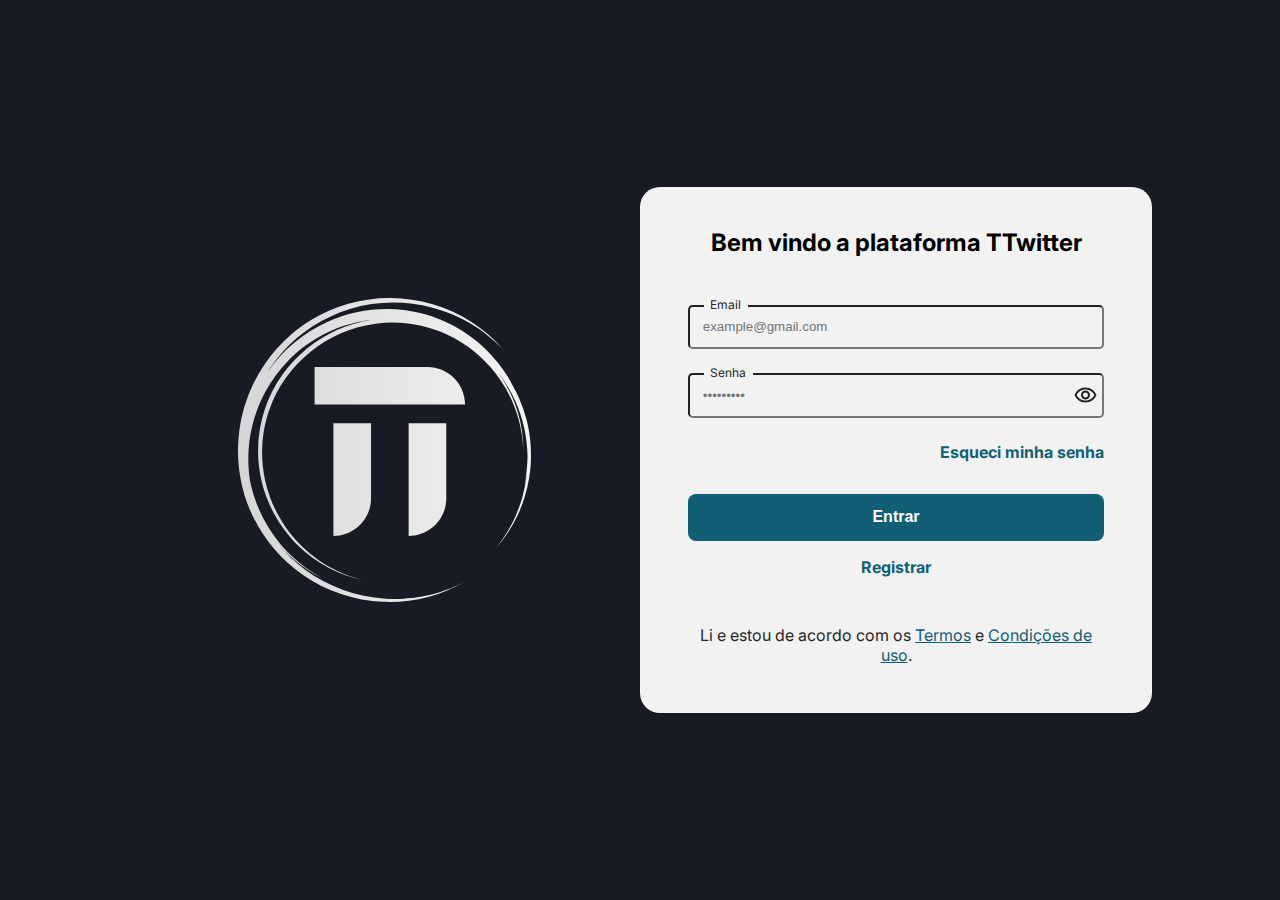
<file: index.html>
<!DOCTYPE html>
<html lang="pt-BR">
<head>
    <meta charset="UTF-8">
    <meta name="viewport" content="width=device-width, initial-scale=1.0">
    <title>Redirecionamento</title>
    <meta http-equiv="refresh" content="0;url=html/login.html">
</head>
<body>
    <script>
        window.location.href = "html/login.html";
    </script>
</body>
</html>
</file>
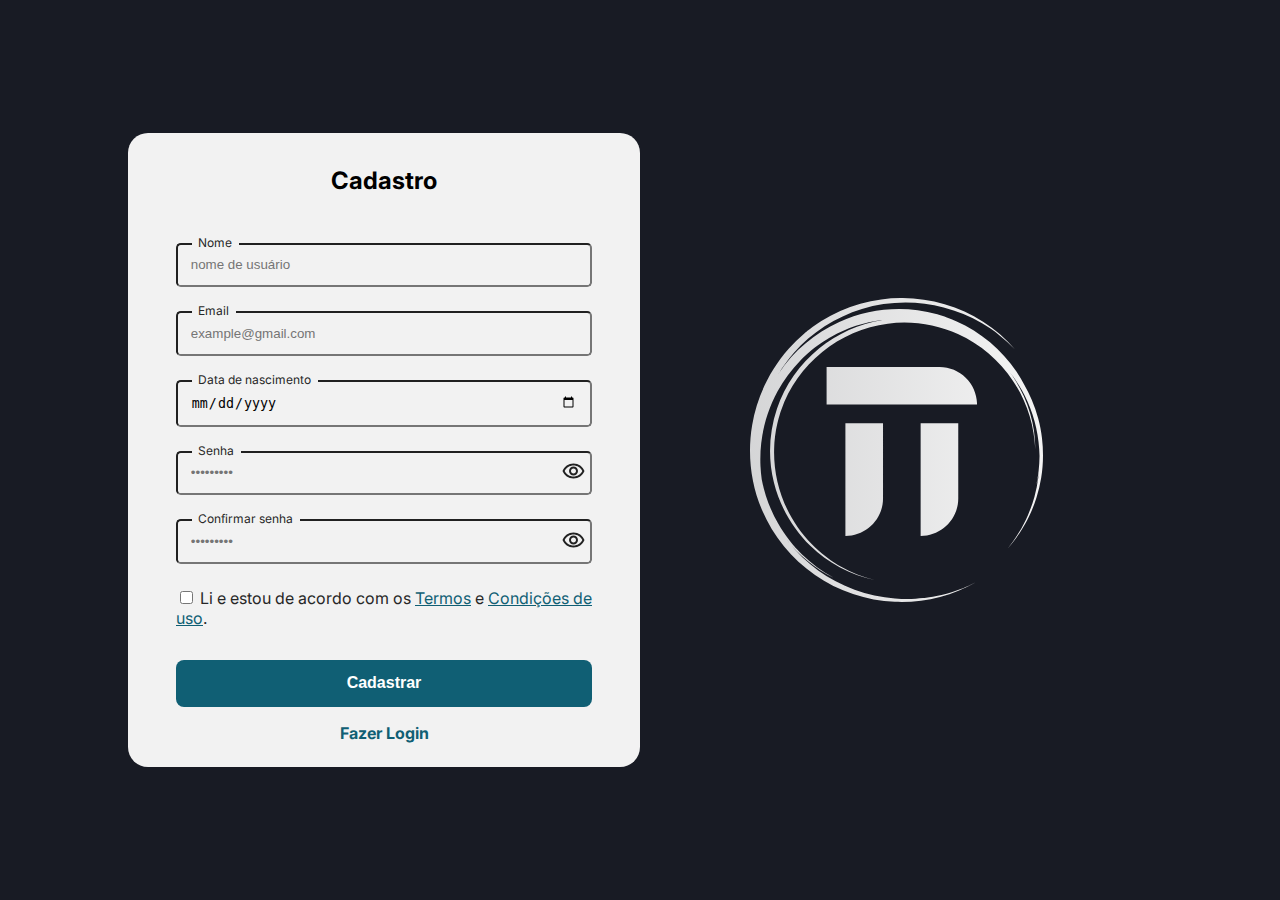
<file: html/cadastro.html>
<!DOCTYPE html>
<html lang="en">

<head>
    <meta charset="UTF-8">
    <meta name="viewport" content="width=device-width, initial-scale=1.0">
    <title>TTwitter</title>
    <link rel="preconnect" href="https://fonts.googleapis.com">
    <link rel="preconnect" href="https://fonts.gstatic.com" crossorigin>
    <link href="https://fonts.googleapis.com/css2?family=Inter:wght@100..900&display=swap" rel="stylesheet">
    <link rel="stylesheet" href="../css/cadastro.css">
    <script src="../js/comum.js"></script>
    <script src="../js/cadastro.js"></script>
</head>

<body>
    <div class="container">
        <div class="subcontainer">
            <div class="le">
                <div class="le-conteudo">
                    <h1 class="titulo">Cadastro</h1>
                    <div class="inputs">
                        <div class="input-div">
                            <label class="label">Nome</label>
                            <input id="nome" class="input" type="text" placeholder="nome de usuário">
                        </div>
                        <div class="input-div">
                            <label class="label">Email</label>
                            <input id="email" class="input" type="email" placeholder="example@gmail.com">
                        </div>
                        <div class="input-div">
                            <label class="label">Data de nascimento</label>
                            <input id="dtNascimento" class="input" type="date" placeholder="xx/xx/xxxx">
                        </div>
                        <div class="input-div">
                            <label class="label">Senha</label>
                            <div class="password">
                                <input id="senha1" class="input" type="password" placeholder="•••••••••">
                                <button type="button"><img onclick="alternaExibirSenha(getObj('senha1'))" src="../img/Visibility.svg" alt="Mostrar senha"></button>
                            </div>
                        </div>
                        <div class="input-div">
                            <label class="label">Confirmar senha</label>
                            <div class="password">
                                <input id="senha2" class="input" type="password" placeholder="•••••••••">
                                <button type="button"><img onclick="alternaExibirSenha(getObj('senha2'))" src="../img/Visibility.svg" alt="Mostrar senha"></button>
                            </div>
                        </div>
                    </div>
                    <div class="politicas">
                        <input id="termo" type="checkbox">
                        <label>Li e estou de acordo com os <a href="javascript:alert('Não implementado!')">Termos</a> e <a
                                href="javascript:alert('Não implementado!')">Condições de uso</a>.</label>
                    </div>
                    <div class="cadastrar">
                        <button onclick="cadastrar()" type="button">Cadastrar</button>
                    </div>
                    <div class="login">
                        <a href="../html/login.html">Fazer Login</a>
                    </div>
                </div>
            </div>
            <div class="ld">
                <img src="../img/LogoTT.svg" alt="Logo">
            </div>
        </div>
    </div>
</body>

</html>
</file>
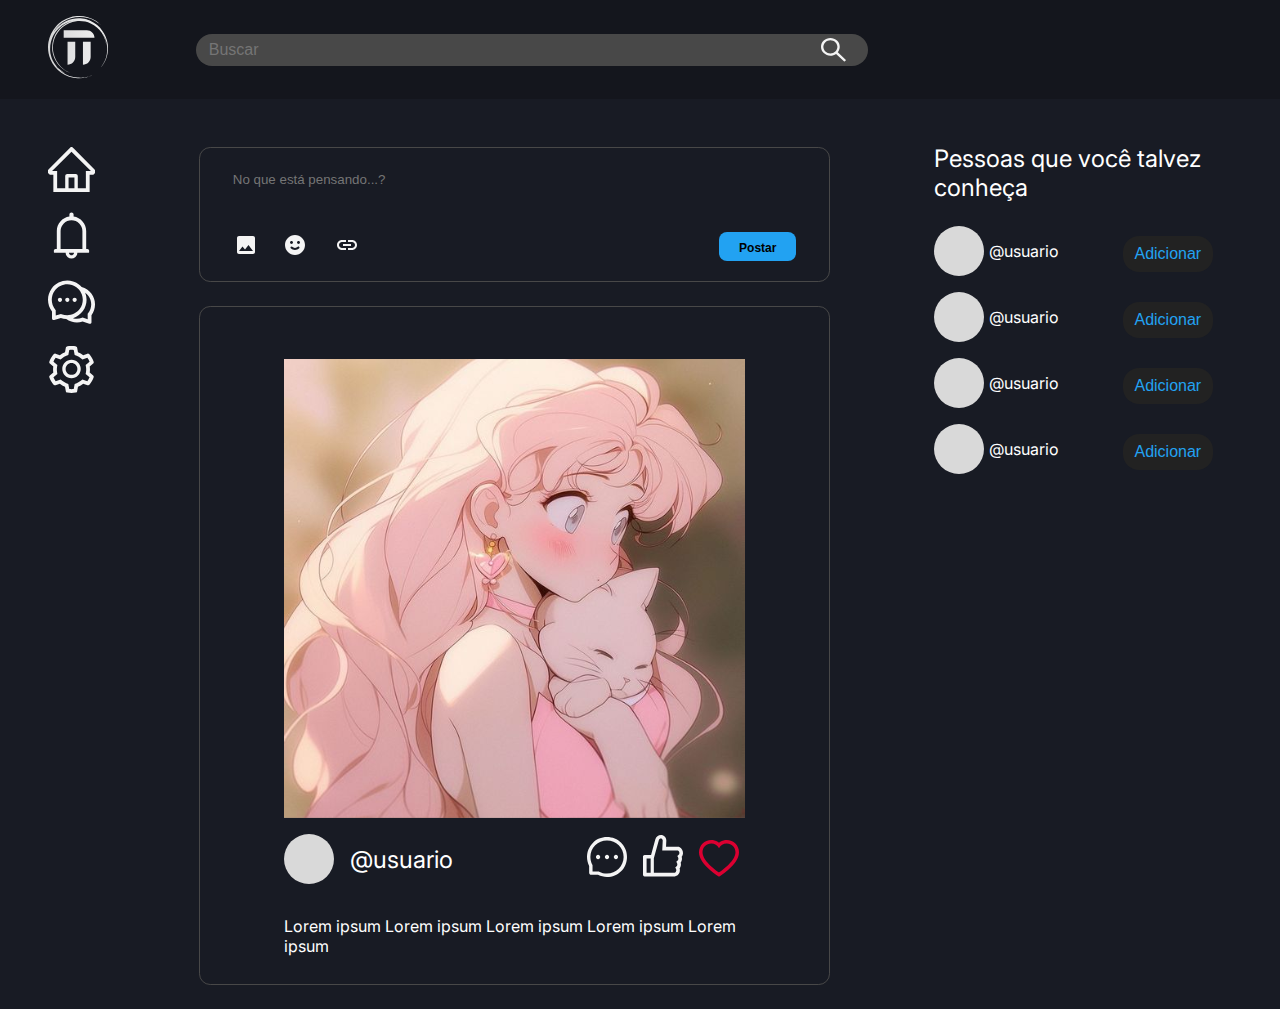
<file: html/home.html>
<!DOCTYPE html>
<html lang="en">

<head>
    <meta charset="UTF-8">
    <meta name="viewport" content="width=device-width, initial-scale=1.0">
    <title>Home</title>
    <link rel="preconnect" href="https://fonts.googleapis.com">
    <link rel="preconnect" href="https://fonts.gstatic.com" crossorigin>
    <link href="https://fonts.googleapis.com/css2?family=Inter:wght@100..900&display=swap" rel="stylesheet">
    <link rel="stylesheet" href="../css/home.css">
</head>

<body>
    <div class="container">
        <header class="menu">
            <div class="logo">
                <img src="../img/LogoTT_home.svg" alt="Logo">
            </div>
            <nav>
                <div class="buscar">
                    <input class="input" type="text" placeholder="Buscar">
                    <div class="lupa">
                        <button type="button"><img src="../img/Lupa.svg" alt="Lupa"></button>
                    </div>
                </div>
            </nav>
        </header>
        <div class="conteudo">
            <div class="opcoes">
                <div class="home-outlined">
                    <a href="./home.html"><img src="../img/HomeOutlined.svg" alt="Home"></a>
                </div>
                <div class="bell">
                    <a href="javascript:alert('Não implementado!')"><img src="../img/BellOutlined.svg" alt="Bell"></a>
                </div>
                <div class="comment">
                    <a href="javascript:alert('Não implementado!')"><img src="../img/CommentOutlined.svg" alt="Comment"></a>
                </div>
                <div class="setting">
                    <a href="javascript:alert('Não implementado!')"><img src="../img/SettingOutlined.svg" alt="Setting"></a>
                </div>
            </div>
            <div class="feed">
                <div class="post-container">
                    <div class="criar-post">
                        <input class="input-criar-post" type="text" placeholder="No que está pensando...?">
                        <div class="rodape">
                            <div class="inserir">
                                <button type="button"><img src="../img/inserirImagem.svg" alt="Post"></button>
                                <button type="button"><img src="../img/Emoji.svg" alt="Emoji"></button>
                                <button type="button"><img src="../img/Anexo.svg" alt="Link"></button>
                            </div>
                            <div class="postar">
                                <button type="button">Postar</button>
                            </div>
                        </div>
                    </div>
                </div>
                <div class="posts">
                    <div class="post-container">
                        <div class="post">
                            <div class="imagem">
                                <img src="../img/imagemPost.svg" alt="Post">
                            </div>
                            <div class="autor-reacoes">
                                <div class="autor">
                                    <img src="../img/Perfil.svg" alt="Perfil">
                                    <a>@usuario</a>
                                </div>
                                <div class="reacoes">
                                    <button type = "button"><img src="../img/Comentario.svg" alt="Comentar"></button>
                                    <button type = "button"><img src="../img/ThumbsUp.svg" alt="Curtir"></button>
                                    <button type = "button"><img src="../img/Coracao.svg" alt="Coração"></button>
                                </div>
                            </div>
                            <div class="legenda">
                                <p>Lorem ipsum Lorem ipsum Lorem ipsum Lorem ipsum Lorem ipsum</p>
                            </div>
                        </div>
                    </div>
                </div>
            </div>
            <div class="conhecidos">
                <p>Pessoas que você talvez conheça</p>
                <div class="usuarios">
                    <div class="usuario">
                        <img src="../img/Perfil.svg" alt="Perfil">
                        <a>@usuario</a>
                        <button type="button">Adicionar</button>
                    </div>
                    <div class="usuario">
                        <img src="../img/Perfil.svg" alt="Perfil">
                        <a>@usuario</a>
                        <button type="button">Adicionar</button>
                    </div>
                    <div class="usuario">
                        <img src="../img/Perfil.svg" alt="Perfil">
                        <a>@usuario</a>
                        <button type="button">Adicionar</button>
                    </div>
                    <div class="usuario">
                        <img src="../img/Perfil.svg" alt="Perfil">
                        <a>@usuario</a>
                        <button type="button">Adicionar</button>
                    </div>
                </div>
            </div>
        </div>
</body>

</html>
</file>
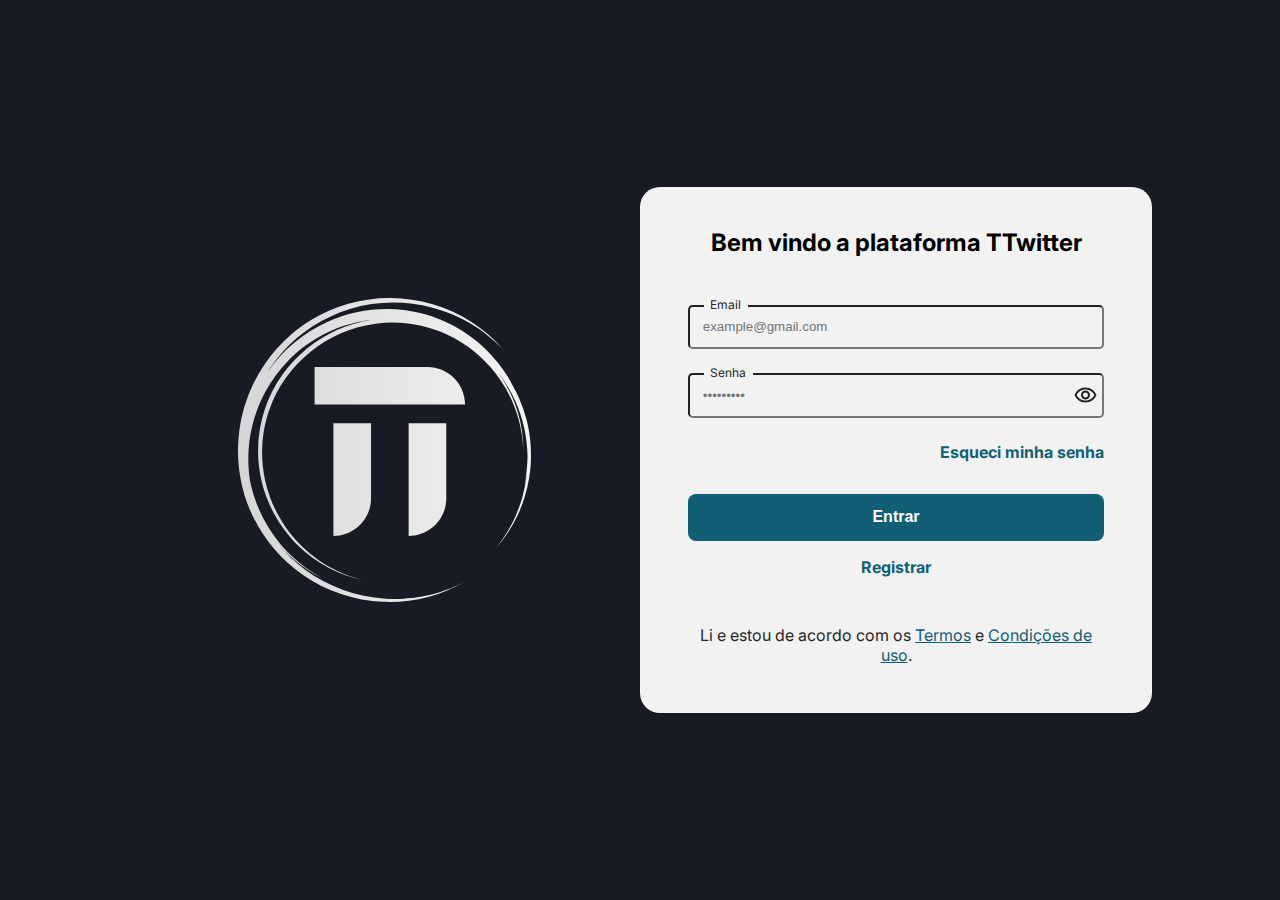
<file: html/login.html>
<!DOCTYPE html>
<html lang="en">

<head>
    <meta charset="UTF-8">
    <meta name="viewport" content="width=device-width, initial-scale=1.0">
    <title>TTwitter</title>
    <link rel="preconnect" href="https://fonts.googleapis.com">
    <link rel="preconnect" href="https://fonts.gstatic.com" crossorigin>
    <link href="https://fonts.googleapis.com/css2?family=Inter:wght@100..900&display=swap" rel="stylesheet">
    <link rel="stylesheet" href="../css/login.css">
    <script src="../js/comum.js"></script>
    <script src="../js/login.js"></script>
</head>

<body>
    <div class="container">
        <div class="subcontainer">
            <div class="le">
                <img src="../img/LogoTT.svg" alt="Logo">
            </div>
            <div class="ld">
                <div class="ld-conteudo">
                    <h1 class="titulo">Bem vindo a plataforma TTwitter</h1>
                    <div class="inputs">
                        <div class="input-div">
                            <label class="label">Email</label>
                            <input id="email" class="input" type="email" placeholder="example@gmail.com">
                        </div>
                        <div class="input-div">
                            <label class="label">Senha</label>
                            <div class="password">
                                <input id="senha" class="input" type="password" placeholder="•••••••••">
                                <button type="button"><img onclick="alternaExibirSenha(getObj('senha'))"
                                        src="../img/Visibility.svg" alt="Visibility">
                            </div>
                        </div>
                    </div>
                    <div class="esqueceu-senha">
                        <a href="javascript:alert('Não implementado!')">Esqueci minha senha</a>
                    </div>
                    <div class="entrar">
                        <!--a href="../html/home.html"--><button onclick="entrar()" type="button">Entrar</button><!--/a-->
                    </div>
                    <div class="registrar">
                        <a href="../html/cadastro.html">Registrar</a>
                    </div>
                    <div class="politicas">
                        <label>Li e estou de acordo com os <a href="javascript:alert('Não implementado!')">Termos</a> e <a
                                href="javascript:alert('Não implementado!')">Condições de uso</a>.</label>
                    </div>
                </div>
            </div>
        </div>
    </div>
</body>

</html>
</file>
<file: css/cadastro.css>
body {
    font-family: "Inter", sans-serif;
    font-optical-sizing: auto;
    font-weight: 400;
    font-style: normal;
    font-variation-settings: "slnt" 0;
    margin: 0;
}

*, *::before, *::after {
    box-sizing: border-box;
    }

.container{
    background-color: #181B24;
    width: 100%;
    height: 100vh;
    padding: 5rem 8rem;
}

.subcontainer{
    width: 100%;
    height: 100%;
    display: flex;
}

.le{
    width: 50%;
    height: 100%;
    display: flex;
    justify-content: center;
    align-items: center;
}

.le-conteudo{
    width: 100%;
    background-color: #F2F2F2;
    border-radius: 20px;
    padding: 1rem 3rem 1.5rem 3rem;  
    display: flex;
    flex-direction: column;
    align-items: center;
}

.titulo{
    font-size: 1.5rem; 
    margin-bottom: 3rem;
}

.input-div{
    width: 100%;
    position: relative;
}

.label{
    position: absolute;
    background-color: #F2F2F2;
    left: 1rem;
    top: -0.5rem;
    padding: 0 0.4rem;
    font-size: 0.75rem;
    
}

.inputs{
    width: 100%;
    display: flex;
    flex-direction: column;
    gap: 1.5rem;
    font-size: 0.5rem;
}

.input{
    width: 100%;
    padding: 0.8rem;
    border-radius: 0.3rem;
    background-color: #F2F2F2;
}

.password{
    display: flex;
    align-items: center;
}

.password button{
    position: absolute;
    justify-content: end;
    border: none;
    background-color: transparent;
    right: 0;
}

.politicas{
    margin-top: 1.5rem;
}

label {
    font-size: 1rem;
    color: #272727;
}

label a {
    color: #105F74;
}

.cadastrar {
    margin-top: 2rem;
    width: 100%;
}

.cadastrar button {
    background-color: #105F74;
    color: #ffffff;
    font-size: 1rem;
    font-weight: bold;
    text-align: center;
    border: none; 
    border-radius: 0.5rem; 
    padding: 0.9rem 1.25rem; 
    cursor: pointer; 
    width: 100%; 
}

.login {
    margin-top: 1rem;
}

.login a {
    color: #105F74;
    text-decoration: none;
    font-size: 1rem;
    font-weight: bold;
}

.ld{
    width: 50%;
    height: 100%;
    display: flex;
    justify-content: center;
    align-items: center;  
}

@media (max-width: 768px) {
    .container {
        padding: 2rem;
    }

    .subcontainer {
        flex-direction: column-reverse;
    }

    .le {
        width: 100%;
        margin-bottom: 2rem;
    }

    .ld {
        width: 100%;
    }

    .ld img {
        max-width: 9.3rem;
        margin-bottom: 2rem;
    }
}

@media (max-width: 480px) {

    .subcontainer {
        flex-direction: column-reverse;
    }

    .le-conteudo {
        padding: 1rem 1.5rem;
    }

    .titulo {
        font-size: 1.25rem;
        margin-bottom: 2rem;
    }

    .input-div {
        gap: 1rem;
    }

    .input {
        padding: 0.6rem;
    }

    .cadastrar button {
        padding: 0.8rem 1rem;
    }

    .login a {
        font-size: 0.875rem;
    }

    .password button {
        right: 0.5rem;
    }

    .ld{
        width: 100%;
        display: flex;
        justify-content: center;
        margin-bottom: 1rem;
    }

    .ld img {
        max-width: 6.2rem;
    }
}
</file>
<file: css/home.css>
body {
    font-family: "Inter", sans-serif;
    font-optical-sizing: auto;
    font-weight: 400;
    font-style: normal;
    font-variation-settings: "slnt" 0;
    margin: 0;
}

*, *::before, *::after {
    box-sizing: border-box;
  }

.container{
    background-color: #181B24;
    width: 100%; 
}

.menu{
    background-color: #14161D;
    display: flex;
    align-items: center;
}

.logo{
    padding: 1rem 3rem;
}

.buscar{
    display: flex;
    align-items: center;
    position: relative;
}

.lupa button{
    position: absolute;
    border: none;
    background-color: transparent;
    right: 1rem;
    bottom: 0;
    cursor: pointer;
}

.input{
    margin-left: 2.5rem;
    width: 42rem;
    height: 2rem;
    padding: 0.8rem;
    border: none;
    border-radius: 1.5rem;
    background-color: #484848;
    font-weight: 400;
    color: #FFFFFF;
    font-size: 1rem;
}

.conteudo{
    display: flex;
    gap: 6.5rem;
}

.opcoes{
    padding: 3rem 0 3rem 3rem;
    display: flex;
    flex-direction: column;
    align-items: center;
    gap: 1rem;
}

.feed{
    margin-top: 3rem;
    display: flex;
    flex-direction: column;
}

.post-container{
    width: 100%;
    color: white;
    padding: 1.25rem; 
    border-radius: 0.7rem;
    margin-bottom: 1.5rem;
    border: 0.1rem solid #484848;
}

.input-criar-post{
    margin-top: -1.25rem;
    width: 100%;
    padding: 0.8rem;
    border: none;
    background-color: transparent;
    color: #FFFFFF;   
    margin-bottom: 2rem; 
}

.rodape{
    margin-left: 0.7rem;
    display: flex;
    justify-content: space-between;
    width: 100%;
    padding-right: 1.5rem;
}

.inserir{
    display: flex;
    gap: 1rem; 
}

.inserir button{
    background-color: transparent;
    border: none;
    cursor: pointer; 
}

.postar button {
    background-color: #22A2F2;
    color: #000000;
    font-size: 0.75rem;
    font-weight: 600;
    text-align: center;
    border: none; 
    width: 2.4rem; 
    height: 1rem; 
    border-radius: 0.5rem; 
    padding: 0.9rem 1.25rem; 
    cursor: pointer; 
    width: 100%; 
    line-height: 0.3rem;
}

.post{
    display: flex;
    flex-direction: column;
    padding: 1rem 3rem;
}

.imagem{
    padding: 1rem;
    display: flex;
    justify-content: center;
}

.imagem img{
    width: 100%;
}

.autor-reacoes{
    margin-left: 1rem;
    display: flex;
    justify-content:space-between;
    width: 100%;
    padding-right: 2rem;
}

.autor{
    display: flex;
    align-items: center;
}

.autor a{
    margin-left: 1rem;
    font-size: 1.5rem;
}

.reacoes button{
    background-color: transparent;
    border: none;
    cursor: pointer;
}

.legenda{
    margin-top: 1rem;
    margin-left: 1rem;
    margin-bottom: -1.5rem;
}

.conhecidos{
    margin-top: 3rem;
} 

.conhecidos p{
    margin-top: -0.2rem;
    color: #FFFFFF;
    font-size: 1.5rem;
}

.usuario{
    display: flex;
    align-items: center;
    color: #FFFFFF;
    font-size: 1rem;
    margin-top: 1rem;
}

.usuario a{
    margin-left: 0.3rem;
}

.usuario button{
    margin-left: 4rem;
    background-color: #222222;
    color: #22A2F2;
    border: none;
    border-radius: 1rem;
    padding: 0.2rem 0.5rem;
    font-size: 1rem;
    width: 5.6rem;
    height: 2.2rem;
    margin-top: 0.4rem;
    cursor: pointer;
}

@media (max-width: 768px) {
    .buscar{
        margin-right: 2rem;
    }
    
    .input {
        width: 100%;
        margin-left: 0;
    }

    .conteudo {
        flex-direction: column;
        gap: 1rem;   
    }

    .opcoes {
        flex-direction: row;
        justify-content: space-around;
        padding: 1rem 0;
        position: fixed;
        bottom: 0;
        width: 100%;
        background-color: #14161D;
        z-index: 1000;
    }

    .feed {
        margin-top: 0;
    }

    .conhecidos {
        margin-top: 1rem;
    }

    .post-container {
        margin-bottom: 1rem;
    }

    .autor-reacoes {
        padding-right: 1rem;
        flex-direction: column; 
        align-items: flex-start; 
    }

    .autor {
        flex-direction: row;
        align-items: center;
        width: 100%;
    }

    .autor img {
        width: 2rem; 
        height: 2rem; 
    }

    .autor a {
        margin-left: 0.5rem;
        font-size: 1rem; 
    }

    .reacoes {
        display: flex;
        gap: 0.5rem; 
        margin-top: 0.5rem;
        width: 100%;
    }

    .reacoes button {
        padding: 0;
        width: 1.5rem; 
        height: 1.5rem; 
    }

    .legenda {
        margin-bottom: 1rem;
    }

    .conhecidos {
        margin-top: 1rem;
        order: -1; /* "Pessoas que você talvez conheça" acima do feed */
    }

    .conhecidos p {
        text-align: center;
    }

    .usuarios {
        display: flex;
        flex-wrap: wrap;
        justify-content: space-around;
    }

    .usuario {
        display: flex;
        flex-direction: column;
        align-items: center;
        margin: 0.5rem;
    }

    .usuario a {
        margin-left: 0;
        margin-top: 0.5rem;
    }

    .usuario button {
        display: none; /* Sem o botão adicionar */
    }
}

@media (max-width: 360px) {
    .buscar{
        margin-right: 2rem;
    }

    .input {
        width: 100%;
        margin-left: 0;
    }

    .conteudo {
        flex-direction: column;
        gap: 1rem;
    }

    .opcoes {
        flex-direction: row;
        justify-content: space-around;
        padding: 1rem 0;
        position: fixed;
        bottom: 0;
        width: 100%;
        background-color: #14161D;
        z-index: 1000;
    }

    .feed {
        margin-top: 0;
    }

    .conhecidos {
        margin-top: 1rem;
    }

    .post-container {
        margin-bottom: 1rem;
    }

    .autor-reacoes {
        padding-right: 1rem;
        flex-direction: column; 
        align-items: flex-start; 
    }

    .autor {
        flex-direction: row;
        align-items: center;
        width: 100%;
    }

    .autor img {
        width: 2rem; 
        height: 2rem; 
    }

    .autor a {
        margin-left: 0.5rem;
        font-size: 1rem; 
    }

    .reacoes {
        display: flex;
        justify-content: flex-start; 
        gap: 0.5rem; 
        margin-top: 0.5rem;
        width: 100%;
    }

    .reacoes button {
        padding: 0;
        width: 1.5rem; 
        height: 1.5rem; 
    }

    .legenda {
        margin-bottom: 1rem;
    }

    .conhecidos {
        margin-top: 1rem;
        order: -1; /* "Pessoas que você talvez conheça" acima do feed */
    }

    .usuarios {
        display: flex;
        flex-wrap: wrap;
        justify-content: space-around;
    }

    .usuario {
        display: flex;
        flex-direction: column;
        align-items: center;
        margin: 0.5rem;
    }

    .usuario a {
        margin-left: 0;
        margin-top: 0.5rem;
    }

    .usuario button {
        display: none; /* Sem o botão adicionar */
    }
}
</file>
<file: css/login.css>
body {
    font-family: "Inter", sans-serif;
    font-optical-sizing: auto;
    font-weight: 400;
    font-style: normal;
    font-variation-settings: "slnt" 0;
    margin: 0;
}

*, *::before, *::after {
    box-sizing: border-box;
}

.container{
    background-color: #181B24;
    width: 100vw;
    height: 100vh;
    padding: 5rem 8rem;
}

.le{
    width: 50%;
    height: 100%;
    display: flex;
    justify-content: center;
    align-items: center;
}

.subcontainer{
    width: 100%;
    height: 100%;
    display: flex;
}

.ld{
    width: 50%;
    display: flex;
    justify-content: center;
    align-items: center;
}

.ld-conteudo{
    background-color: #F2F2F2;
    border-radius: 20px;
    padding: 1.5rem 3rem 3rem 3rem; 
    width: 100%;
    display: flex;
    flex-direction: column;
    align-items: center;
}

.titulo{
    font-size: 1.5rem; 
    margin-bottom: 3rem;
    text-align: center;
}

.input-div{
    width: 100%;
    position: relative;
}

.label{
    position: absolute;
    background-color: #F2F2F2;
    left: 1rem;
    top: -0.5rem;
    padding: 0 0.4rem;
    font-size: 0.75rem;
    
}

.inputs{
    width: 100%;
    display: flex;
    flex-direction: column;
    gap: 1.5rem;
    font-size: 0.5rem;
}

.input{
    width: 100%;
    padding: 0.8rem;
    border-radius: 0.3rem;
    background-color: #F2F2F2;
}

.password{
    display: flex;
    align-items: center;
}

.password button{
    position: absolute;
    border: none;
    background-color: transparent;
    right: 0;
    cursor:pointer;
    display: flex;
    justify-content: center;
    align-items: center;
}

.esqueceu-senha{
    width: 100%;
    margin-top: 1.5rem;
    display: flex;
    justify-content: end;
}

.esqueceu-senha a {
    color: #105F74;
    text-decoration: none;
    font-size: 1rem; 
    font-weight: bold;
}

.entrar {
    margin-top: 2rem;
    width: 100%;
}

.entrar button {
    background-color: #105F74;
    color: #ffffff;
    font-size: 1rem;
    font-weight: bold;
    text-align: center;
    border: none; 
    border-radius: 0.5rem; 
    padding: 0.9rem 1.25rem; 
    cursor: pointer; 
    width: 100%; 
}

.registrar {
    margin-top: 1rem;
}

.registrar a {
    color: #105F74;
    text-decoration: none;
    font-size: 1rem;
    font-weight: bold;
}

.politicas{
    margin-top: 3rem;
    text-align: center;
}

label {
    font-size: 1rem;
    color: #272727;
}

label a {
    color: #105F74;
}

@media (max-width: 768px) {
    .container {
        padding: 1rem 2rem 6rem 2rem;
    }

    .subcontainer {
        flex-direction: column;
    }

    .le {
        width: 100%;
        margin-bottom: 2rem;
    }

    .ld {
        width: 100%;
    }

    .le img {
        max-width: 9.3rem;
        margin-bottom: 2rem;
    }
}

@media (max-width: 480px) {

    .subcontainer {
        flex-direction: column;
    }

    .ld-conteudo {
        padding: 1rem 1.5rem;
    }

    .titulo {
        font-size: 1.25rem;
        margin-bottom: 2rem;
    }

    .input-div {
        gap: 1rem;
    }

    .input {
        padding: 0.6rem;
    }

    .entrar button {
        padding: 0.8rem 1rem;
    }

    .registrar a {
        font-size: 0.875rem;
    }

    .password button {
        right: 0.5rem;
    }

    .ld{
        width: 100%;
        display: flex;
        justify-content: center;
        margin-bottom: 1rem;
    }

    .le img {
        max-width: 6.2rem;
    }
}
</file>
